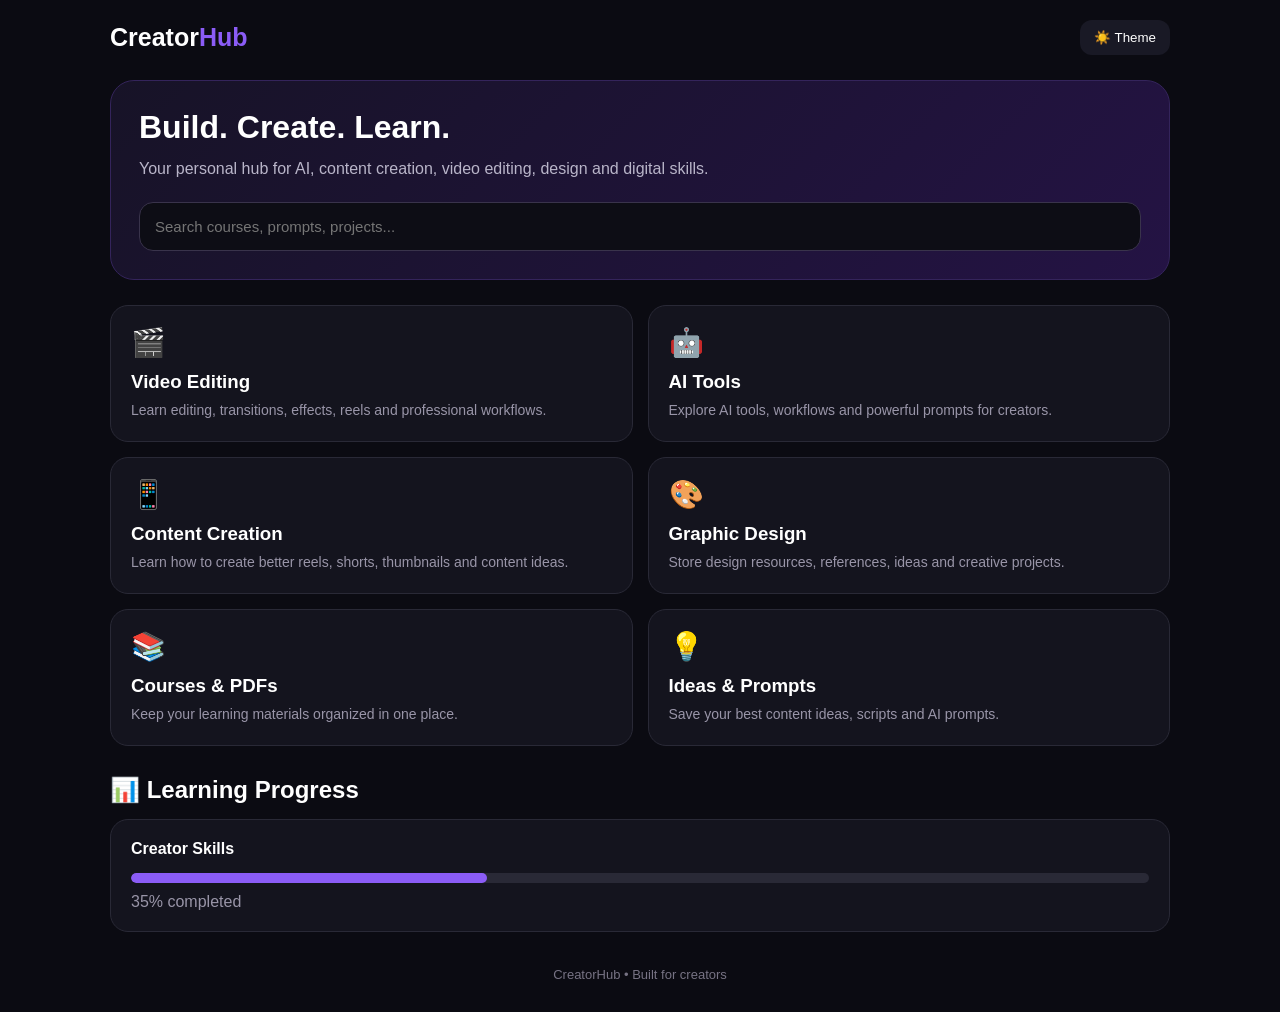
<file: index.html>
<!DOCTYPE html>
<html lang="en">
<head>
  <meta charset="UTF-8">
  <meta name="viewport" content="width=device-width, initial-scale=1.0">

  <title>Creator Hub</title>

  <style>
    * {
      margin: 0;
      padding: 0;
      box-sizing: border-box;
      font-family: Arial, sans-serif;
    }

    body {
      background: #0b0b12;
      color: white;
      min-height: 100vh;
    }

    .app {
      max-width: 1100px;
      margin: auto;
      padding: 20px;
    }

    header {
      display: flex;
      justify-content: space-between;
      align-items: center;
      margin-bottom: 25px;
    }

    .logo {
      font-size: 25px;
      font-weight: 800;
    }

    .logo span {
      color: #8b5cf6;
    }

    .theme {
      border: 0;
      background: #191925;
      color: white;
      padding: 10px 14px;
      border-radius: 12px;
      cursor: pointer;
    }

    .hero {
      background: linear-gradient(135deg, #171327, #241344);
      border: 1px solid #34245b;
      border-radius: 24px;
      padding: 28px;
      margin-bottom: 25px;
    }

    .hero h1 {
      font-size: 32px;
      margin-bottom: 10px;
    }

    .hero p {
      color: #b9b5c9;
      line-height: 1.6;
    }

    .search {
      width: 100%;
      margin-top: 20px;
      padding: 15px;
      border-radius: 14px;
      border: 1px solid #39334b;
      background: #0d0d15;
      color: white;
      outline: none;
      font-size: 15px;
    }

    .grid {
      display: grid;
      grid-template-columns: repeat(2, 1fr);
      gap: 15px;
    }

    .card {
      background: #14141e;
      border: 1px solid #292936;
      border-radius: 18px;
      padding: 20px;
      transition: 0.2s;
    }

    .card:hover {
      transform: translateY(-3px);
      border-color: #7146d9;
    }

    .icon {
      font-size: 28px;
      margin-bottom: 12px;
    }

    .card h3 {
      margin-bottom: 7px;
    }

    .card p {
      color: #9995a8;
      font-size: 14px;
      line-height: 1.5;
    }

    .section {
      margin-top: 30px;
    }

    .section h2 {
      margin-bottom: 15px;
    }

    .progress-box {
      background: #14141e;
      border: 1px solid #292936;
      border-radius: 18px;
      padding: 20px;
    }

    .progress-bar {
      height: 10px;
      background: #292936;
      border-radius: 20px;
      margin-top: 15px;
      overflow: hidden;
    }

    .progress {
      width: 35%;
      height: 100%;
      background: #8b5cf6;
      border-radius: 20px;
    }

    .footer {
      text-align: center;
      color: #777384;
      padding: 35px 0 10px;
      font-size: 13px;
    }

    @media (max-width: 650px) {
      .app {
        padding: 14px;
      }

      .hero h1 {
        font-size: 26px;
      }

      .grid {
        grid-template-columns: 1fr;
      }
    }

    body.light {
      background: #f5f5f8;
      color: #15151b;
    }

    body.light .card,
    body.light .progress-box {
      background: white;
      border-color: #dddde5;
    }

    body.light .hero {
      background: #eee8ff;
      border-color: #d7c9ff;
    }

    body.light .hero p,
    body.light .card p {
      color: #666371;
    }

    body.light .search {
      background: white;
      color: #111;
      border-color: #dddde5;
    }
  </style>
</head>

<body>

  <div class="app">

    <header>
      <div class="logo">Creator<span>Hub</span></div>

      <button class="theme" onclick="toggleTheme()">
        ☀️ Theme
      </button>
    </header>

    <section class="hero">
      <h1>Build. Create. Learn.</h1>

      <p>
        Your personal hub for AI, content creation,
        video editing, design and digital skills.
      </p>

      <input
        class="search"
        type="text"
        placeholder="Search courses, prompts, projects..."
        onkeyup="searchCards()"
        id="searchInput"
      >
    </section>

    <section class="grid" id="cardGrid">

      <div class="card">
        <div class="icon">🎬</div>
        <h3>Video Editing</h3>
        <p>Learn editing, transitions, effects, reels and professional workflows.</p>
      </div>

      <div class="card">
        <div class="icon">🤖</div>
        <h3>AI Tools</h3>
        <p>Explore AI tools, workflows and powerful prompts for creators.</p>
      </div>

      <div class="card">
        <div class="icon">📱</div>
        <h3>Content Creation</h3>
        <p>Learn how to create better reels, shorts, thumbnails and content ideas.</p>
      </div>

      <div class="card">
        <div class="icon">🎨</div>
        <h3>Graphic Design</h3>
        <p>Store design resources, references, ideas and creative projects.</p>
      </div>

      <div class="card">
        <div class="icon">📚</div>
        <h3>Courses & PDFs</h3>
        <p>Keep your learning materials organized in one place.</p>
      </div>

      <div class="card">
        <div class="icon">💡</div>
        <h3>Ideas & Prompts</h3>
        <p>Save your best content ideas, scripts and AI prompts.</p>
      </div>

    </section>

    <section class="section">

      <h2>📊 Learning Progress</h2>

      <div class="progress-box">

        <strong>Creator Skills</strong>

        <div class="progress-bar">
          <div class="progress"></div>
        </div>

        <p style="margin-top:10px;color:#9995a8;">
          35% completed
        </p>

      </div>

    </section>

    <div class="footer">
      CreatorHub • Built for creators
    </div>

  </div>

  <script>

    function toggleTheme() {
      document.body.classList.toggle("light");
    }

    function searchCards() {

      const input =
        document.getElementById("searchInput")
        .value
        .toLowerCase();

      const cards =
        document.querySelectorAll(".card");

      cards.forEach(card => {

        const text =
          card.innerText.toLowerCase();

        if (text.includes(input)) {
          card.style.display = "block";
        } else {
          card.style.display = "none";
        }

      });
    }

  </script>

</body>
  </html>
</file>
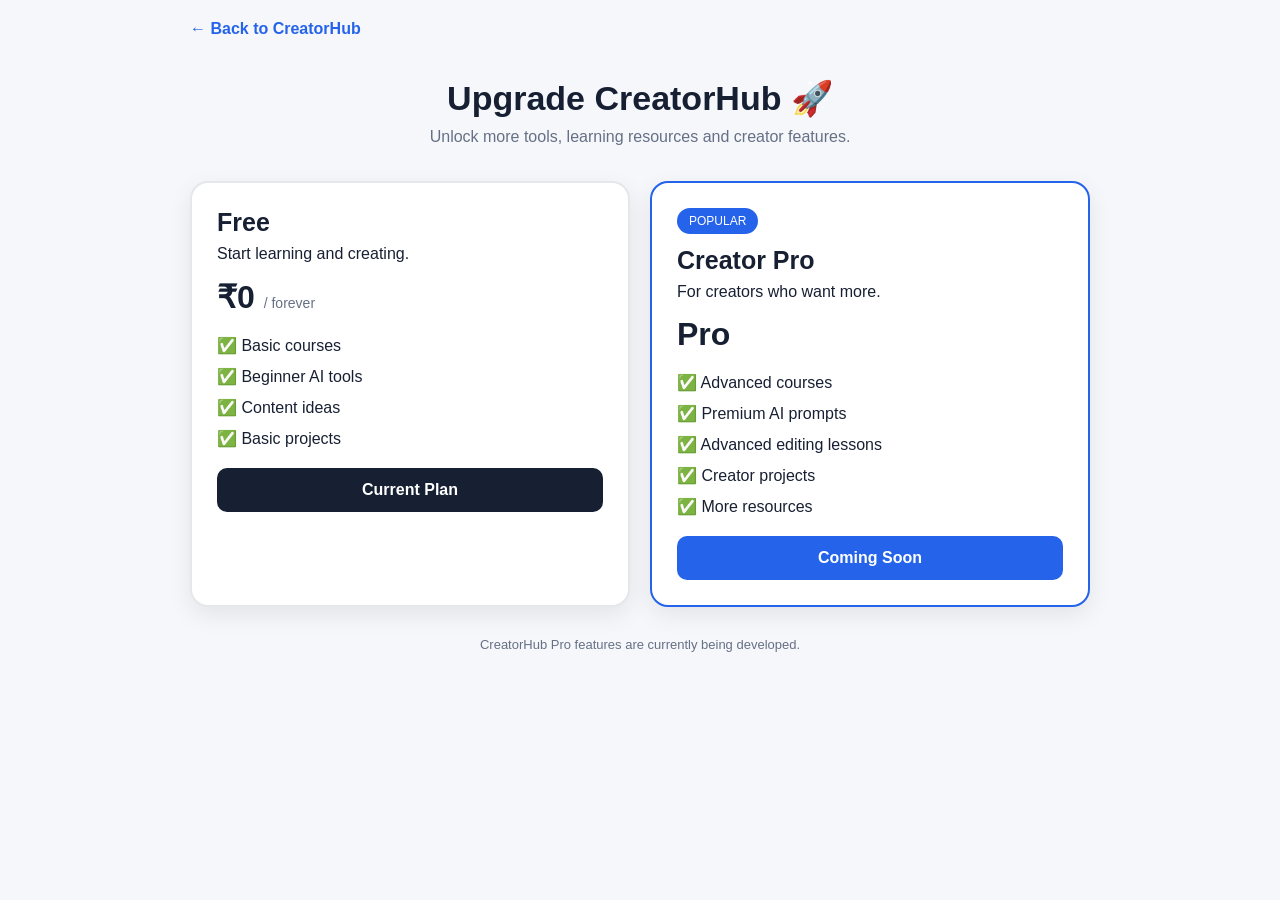
<file: upgrade.html>
<!DOCTYPE html>
<html lang="en">
<head>
  <meta charset="UTF-8">
  <meta name="viewport" content="width=device-width, initial-scale=1.0">

  <title>Upgrade - CreatorHub</title>

  <style>
    * {
      box-sizing: border-box;
      margin: 0;
      padding: 0;
    }

    body {
      font-family: Arial, sans-serif;
      background: #f5f7fb;
      color: #172033;
      padding: 20px;
    }

    .container {
      max-width: 900px;
      margin: auto;
    }

    .top {
      text-align: center;
      margin: 20px 0 35px;
    }

    .top h1 {
      font-size: 34px;
      margin-bottom: 10px;
    }

    .top p {
      color: #667085;
      font-size: 16px;
    }

    .back {
      display: inline-block;
      margin-bottom: 20px;
      text-decoration: none;
      color: #2563eb;
      font-weight: bold;
    }

    .plans {
      display: grid;
      grid-template-columns: repeat(2, 1fr);
      gap: 20px;
    }

    .card {
      background: white;
      border-radius: 18px;
      padding: 25px;
      box-shadow: 0 8px 25px rgba(0,0,0,0.08);
      border: 2px solid #e5e7eb;
    }

    .pro {
      border-color: #2563eb;
    }

    .badge {
      display: inline-block;
      background: #2563eb;
      color: white;
      padding: 6px 12px;
      border-radius: 20px;
      font-size: 12px;
      margin-bottom: 12px;
    }

    .card h2 {
      font-size: 25px;
      margin-bottom: 8px;
    }

    .price {
      font-size: 32px;
      font-weight: bold;
      margin: 15px 0;
    }

    .price span {
      font-size: 14px;
      color: #667085;
      font-weight: normal;
    }

    .features {
      list-style: none;
      margin: 20px 0;
    }

    .features li {
      margin: 12px 0;
    }

    .button {
      display: block;
      width: 100%;
      padding: 13px;
      text-align: center;
      border-radius: 10px;
      text-decoration: none;
      font-weight: bold;
      background: #172033;
      color: white;
    }

    .pro .button {
      background: #2563eb;
    }

    .note {
      text-align: center;
      margin-top: 30px;
      color: #667085;
      font-size: 13px;
    }

    @media (max-width: 650px) {
      .plans {
        grid-template-columns: 1fr;
      }

      .top h1 {
        font-size: 28px;
      }

      body {
        padding: 15px;
      }
    }
  </style>
</head>

<body>

  <div class="container">

    <a class="back" href="index.html">← Back to CreatorHub</a>

    <div class="top">
      <h1>Upgrade CreatorHub 🚀</h1>
      <p>Unlock more tools, learning resources and creator features.</p>
    </div>

    <div class="plans">

      <div class="card">
        <h2>Free</h2>
        <p>Start learning and creating.</p>

        <div class="price">₹0 <span>/ forever</span></div>

        <ul class="features">
          <li>✅ Basic courses</li>
          <li>✅ Beginner AI tools</li>
          <li>✅ Content ideas</li>
          <li>✅ Basic projects</li>
        </ul>

        <a class="button" href="index.html">Current Plan</a>
      </div>


      <div class="card pro">
        <span class="badge">POPULAR</span>

        <h2>Creator Pro</h2>
        <p>For creators who want more.</p>

        <div class="price">Pro</div>

        <ul class="features">
          <li>✅ Advanced courses</li>
          <li>✅ Premium AI prompts</li>
          <li>✅ Advanced editing lessons</li>
          <li>✅ Creator projects</li>
          <li>✅ More resources</li>
        </ul>

        <a class="button" href="index.html">Coming Soon</a>
      </div>

    </div>

    <p class="note">
      CreatorHub Pro features are currently being developed.
    </p>

  </div>

</body>
  </html>
</file>
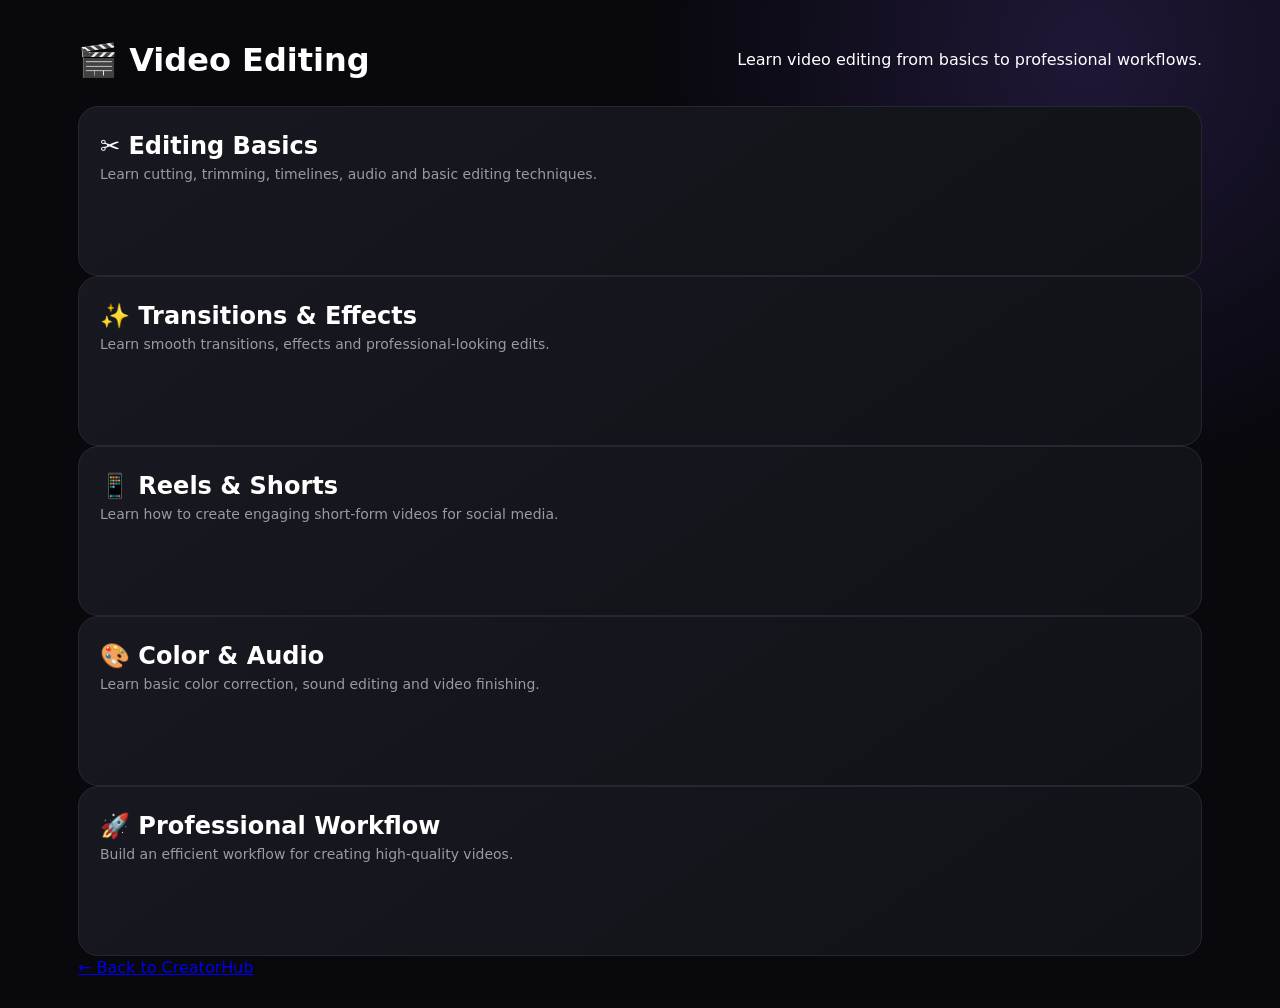
<file: video-editing.html>
<!DOCTYPE html>
<html lang="en">
<head>
  <meta charset="UTF-8">
  <meta name="viewport" content="width=device-width, initial-scale=1.0">
  <title>Video Editing - CreatorHub</title>
  <link rel="stylesheet" href="style.css">
</head>

<body>

  <main class="app">

    <header>
      <h1>🎬 Video Editing</h1>
      <p>Learn video editing from basics to professional workflows.</p>
    </header>

    <section class="card">
      <h2>✂️ Editing Basics</h2>
      <p>Learn cutting, trimming, timelines, audio and basic editing techniques.</p>
    </section>

    <section class="card">
      <h2>✨ Transitions & Effects</h2>
      <p>Learn smooth transitions, effects and professional-looking edits.</p>
    </section>

    <section class="card">
      <h2>📱 Reels & Shorts</h2>
      <p>Learn how to create engaging short-form videos for social media.</p>
    </section>

    <section class="card">
      <h2>🎨 Color & Audio</h2>
      <p>Learn basic color correction, sound editing and video finishing.</p>
    </section>

    <section class="card">
      <h2>🚀 Professional Workflow</h2>
      <p>Build an efficient workflow for creating high-quality videos.</p>
    </section>

    <a href="index.html" class="back-button">← Back to CreatorHub</a>

  </main>

</body>
  </html>
</file>
<file: style.css>
* {
  margin: 0;
  padding: 0;
  box-sizing: border-box;
}

:root {
  --bg: #08080d;
  --surface: #111118;
  --surface-2: #181820;
  --border: #272733;
  --text: #ffffff;
  --muted: #9999a8;
  --accent: #8b5cf6;
  --accent-2: #a78bfa;
  --success: #22c55e;
  --radius: 20px;
}

html {
  scroll-behavior: smooth;
}

body {
  font-family: Inter, system-ui, -apple-system, BlinkMacSystemFont, "Segoe UI", sans-serif;
  background:
    radial-gradient(circle at 85% 5%, rgba(139, 92, 246, .18), transparent 30%),
    var(--bg);
  color: var(--text);
  min-height: 100vh;
  line-height: 1.5;
}

button,
input,
textarea,
select {
  font: inherit;
}

button {
  cursor: pointer;
}

.app {
  width: min(1180px, 100%);
  margin: auto;
  padding: 18px;
}

/* HEADER */

header {
  display: flex;
  justify-content: space-between;
  align-items: center;
  padding: 8px 0 22px;
}

.logo {
  font-size: 24px;
  font-weight: 900;
  letter-spacing: -.8px;
}

.logo span {
  color: var(--accent-2);
}

.theme {
  border: 1px solid var(--border);
  background: var(--surface);
  color: var(--text);
  padding: 9px 13px;
  border-radius: 12px;
}

/* HERO */

.hero {
  position: relative;
  overflow: hidden;
  padding: 28px 22px;
  border: 1px solid #35245d;
  border-radius: 26px;
  background:
    linear-gradient(135deg, rgba(139,92,246,.20), rgba(17,17,24,.95)),
    var(--surface);
  box-shadow: 0 20px 60px rgba(0,0,0,.25);
}

.hero::after {
  content: "";
  position: absolute;
  width: 160px;
  height: 160px;
  right: -70px;
  top: -70px;
  border-radius: 50%;
  background: rgba(167,139,250,.16);
  filter: blur(5px);
}

.hero h1 {
  position: relative;
  z-index: 1;
  font-size: clamp(30px, 7vw, 48px);
  line-height: 1.05;
  letter-spacing: -1.5px;
  margin-bottom: 12px;
}

.hero p {
  position: relative;
  z-index: 1;
  max-width: 650px;
  color: var(--muted);
}

.search {
  position: relative;
  z-index: 2;
  width: 100%;
  margin-top: 22px;
  padding: 15px 17px;
  border: 1px solid var(--border);
  border-radius: 15px;
  outline: none;
  background: rgba(5,5,10,.75);
  color: white;
}

.search:focus {
  border-color: var(--accent);
  box-shadow: 0 0 0 3px rgba(139,92,246,.15);
}

/* CARDS */

.grid {
  display: grid;
  grid-template-columns: repeat(2, 1fr);
  gap: 15px;
  margin-top: 22px;
}

.card {
  padding: 21px;
  min-height: 170px;
  border: 1px solid var(--border);
  border-radius: var(--radius);
  background: linear-gradient(145deg, var(--surface-2), var(--surface));
  transition: transform .2s ease, border-color .2s ease, box-shadow .2s ease;
}

.card:hover {
  transform: translateY(-4px);
  border-color: rgba(139,92,246,.65);
  box-shadow: 0 15px 40px rgba(0,0,0,.25);
}

.icon {
  width: 48px;
  height: 48px;
  display: grid;
  place-items: center;
  border-radius: 14px;
  background: rgba(139,92,246,.13);
  font-size: 25px;
  margin-bottom: 14px;
}

.card h3 {
  font-size: 17px;
  margin-bottom: 7px;
}

.card p {
  color: var(--muted);
  font-size: 14px;
}

/* SECTIONS */

.section {
  margin-top: 30px;
}

.section h2 {
  font-size: 20px;
  margin-bottom: 14px;
}

.progress-box {
  padding: 20px;
  border: 1px solid var(--border);
  border-radius: var(--radius);
  background: var(--surface);
}

.progress-bar {
  height: 9px;
  margin-top: 15px;
  overflow: hidden;
  border-radius: 20px;
  background: #292934;
}

.progress {
  width: 35%;
  height: 100%;
  border-radius: inherit;
  background: linear-gradient(90deg, var(--accent), var(--accent-2));
}

/* FOOTER */

.footer {
  padding: 35px 0 12px;
  text-align: center;
  color: #707080;
  font-size: 13px;
}

/* LIGHT MODE */

body.light {
  --bg: #f5f5f8;
  --surface: #ffffff;
  --surface-2: #ffffff;
  --border: #dedee7;
  --text: #15151b;
  --muted: #666675;
}

body.light .hero {
  background: linear-gradient(135deg, #eee8ff, #ffffff);
  border-color: #d8c9ff;
}

body.light .search {
  background: #fff;
  color: #111;
}

body.light .progress-bar {
  background: #e2e2e8;
}

/* MOBILE */

@media (max-width: 650px) {
  .app {
    padding: 13px;
  }

  header {
    padding-bottom: 17px;
  }

  .logo {
    font-size: 22px;
  }

  .hero {
    padding: 25px 19px;
    border-radius: 22px;
  }

  .grid {
    grid-template-columns: 1fr;
  }

  .card {
    min-height: auto;
  }
}

/* DESKTOP */

@media (min-width: 900px) {
  .app {
    padding: 28px;
  }

  .grid {
    grid-template-columns: repeat(3, 1fr);
  }
  }
</file>
